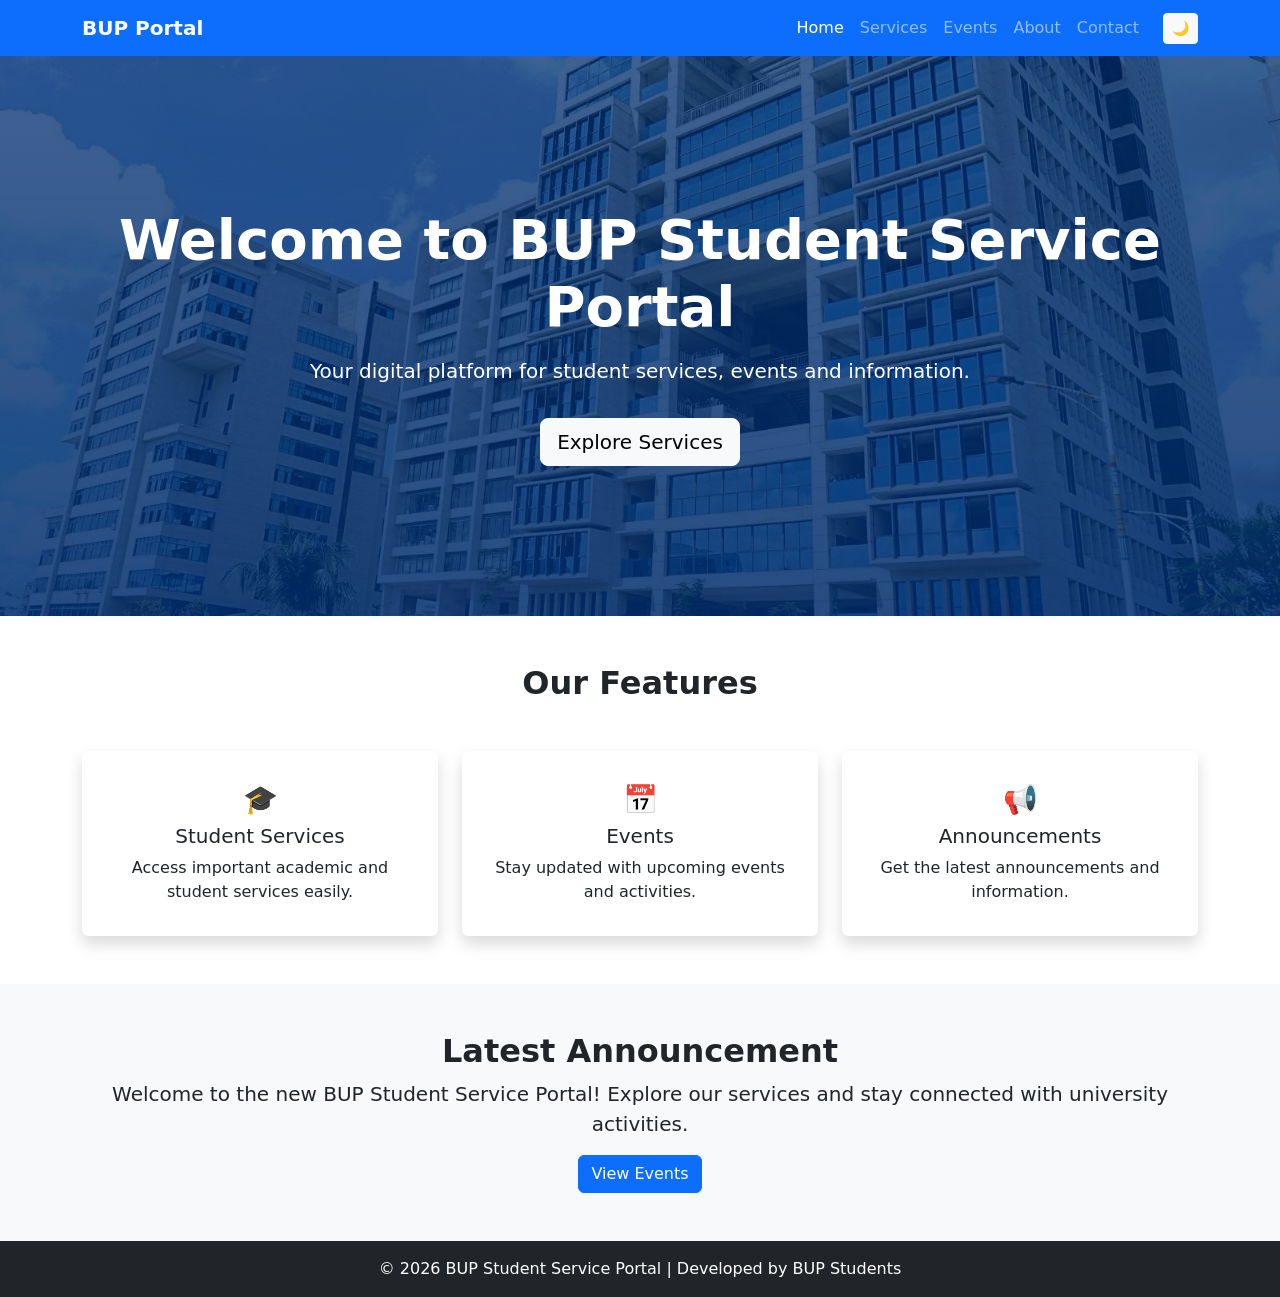
<file: index.html>
<!DOCTYPE html>
<html lang="en">
<head>
    <meta charset="UTF-8">
    <meta name="viewport" content="width=device-width, initial-scale=1.0">

    <title>BUP Student Service Portal</title>

    <!-- Bootstrap CSS -->
    <link href="https://cdn.jsdelivr.net/npm/bootstrap@5.3.3/dist/css/bootstrap.min.css" rel="stylesheet">

    <!-- Custom CSS -->
    <link rel="stylesheet" href="css/style.css">
</head>

<body>

    <!-- Navbar -->
    <nav class="navbar navbar-expand-lg navbar-dark bg-primary sticky-top">
        <div class="container">
            <a class="navbar-brand fw-bold" href="index.html">
                BUP Portal
            </a>

            <button class="navbar-toggler" type="button"
                data-bs-toggle="collapse"
                data-bs-target="#navbarNav">

                <span class="navbar-toggler-icon"></span>
            </button>

            <div class="collapse navbar-collapse" id="navbarNav">

                <ul class="navbar-nav ms-auto">

                    <li class="nav-item">
                        <a class="nav-link active" href="index.html">Home</a>
                    </li>

                    <li class="nav-item">
                        <a class="nav-link" href="services.html">Services</a>
                    </li>

                    <li class="nav-item">
                        <a class="nav-link" href="events.html">Events</a>
                    </li>

                    <li class="nav-item">
                        <a class="nav-link" href="about.html">About</a>
                    </li>

                    <li class="nav-item">
                        <a class="nav-link" href="contact.html">Contact</a>
                    </li>

                </ul>

                <button id="darkModeBtn" class="btn btn-light btn-sm ms-lg-3">
                    🌙
                </button>

            </div>
        </div>
    </nav>


    <!-- Hero Section -->
    <section class="hero-section text-center text-white">

        <div class="container">

            <h1 class="display-4 fw-bold">
                Welcome to BUP Student Service Portal
            </h1>

            <p class="lead mt-3">
                Your digital platform for student services, events and information.
            </p>

            <a href="services.html" class="btn btn-light btn-lg mt-3">
                Explore Services
            </a>

        </div>

    </section>


    <!-- Features Section -->
    <section class="py-5">

        <div class="container">

            <h2 class="text-center fw-bold mb-5">
                Our Features
            </h2>

            <div class="row g-4">

                <div class="col-md-4">

                    <div class="card h-100 shadow text-center p-3">

                        <div class="card-body">

                            <h3>🎓</h3>

                            <h5 class="card-title">
                                Student Services
                            </h5>

                            <p class="card-text">
                                Access important academic and student services easily.
                            </p>

                        </div>

                    </div>

                </div>


                <div class="col-md-4">

                    <div class="card h-100 shadow text-center p-3">

                        <div class="card-body">

                            <h3>📅</h3>

                            <h5 class="card-title">
                                Events
                            </h5>

                            <p class="card-text">
                                Stay updated with upcoming events and activities.
                            </p>

                        </div>

                    </div>

                </div>


                <div class="col-md-4">

                    <div class="card h-100 shadow text-center p-3">

                        <div class="card-body">

                            <h3>📢</h3>

                            <h5 class="card-title">
                                Announcements
                            </h5>

                            <p class="card-text">
                                Get the latest announcements and information.
                            </p>

                        </div>

                    </div>

                </div>

            </div>

        </div>

    </section>


    <!-- Announcement -->
    <section class="bg-light py-5">

        <div class="container text-center">

            <h2 class="fw-bold">
                Latest Announcement
            </h2>

            <p class="lead">
                Welcome to the new BUP Student Service Portal!
                Explore our services and stay connected with university activities.
            </p>

            <a href="events.html" class="btn btn-primary">
                View Events
            </a>

        </div>

    </section>


    <!-- Footer -->
    <footer class="bg-dark text-white text-center py-3">

        <p class="mb-0">
            © 2026 BUP Student Service Portal | Developed by BUP Students
        </p>

    </footer>


    <!-- Back To Top Button -->
    <button id="topBtn" class="btn btn-primary position-fixed bottom-0 end-0 m-4">
        ↑
    </button>


    <!-- Bootstrap JS -->
    <script src="https://cdn.jsdelivr.net/npm/bootstrap@5.3.3/dist/js/bootstrap.bundle.min.js"></script>

    <!-- Custom JS -->
    <script src="js/script.js"></script>

</body>
</html>
</file>
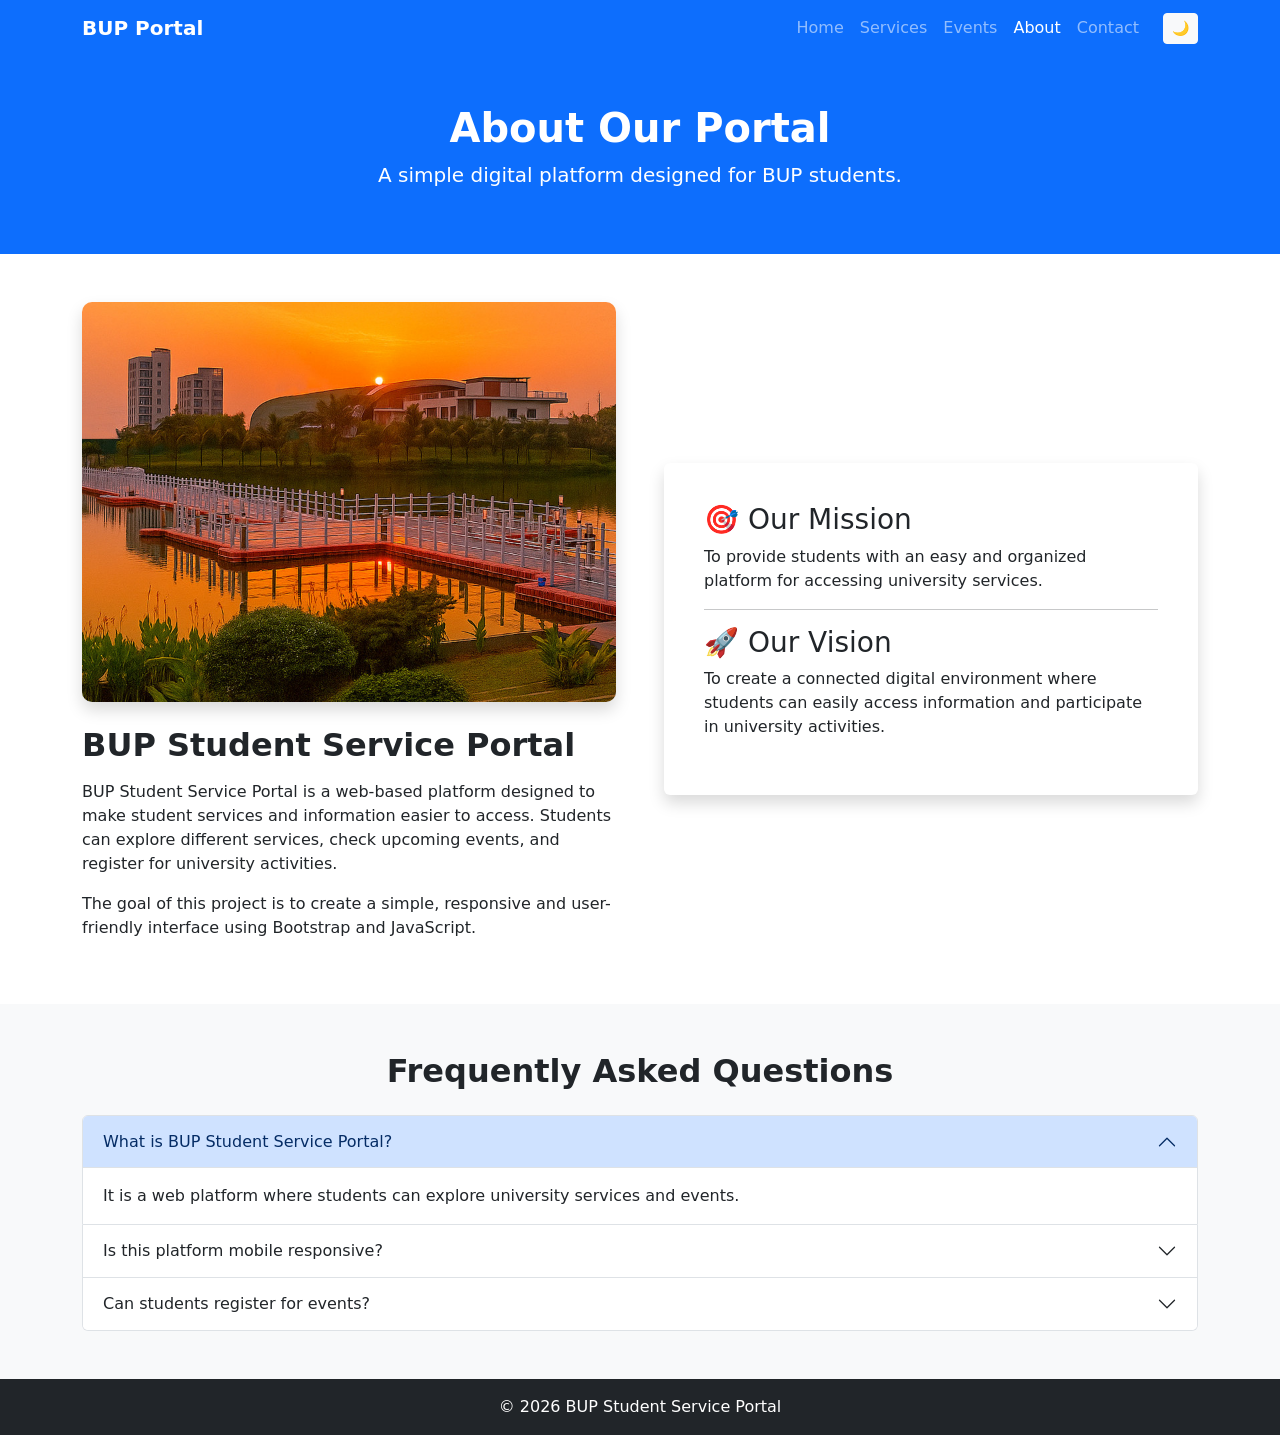
<file: about.html>
<!DOCTYPE html>
<html lang="en">
<head>
    <meta charset="UTF-8">
    <meta name="viewport" content="width=device-width, initial-scale=1.0">

    <title>About | BUP Student Portal</title>

    <!-- Bootstrap CSS -->
    <link href="https://cdn.jsdelivr.net/npm/bootstrap@5.3.3/dist/css/bootstrap.min.css" rel="stylesheet">

    <!-- Custom CSS -->
    <link rel="stylesheet" href="css/style.css">
</head>

<body>

    <!-- Navbar -->
    <nav class="navbar navbar-expand-lg navbar-dark bg-primary sticky-top">
        <div class="container">

            <a class="navbar-brand fw-bold" href="index.html">
                BUP Portal
            </a>

            <button class="navbar-toggler" type="button"
                data-bs-toggle="collapse"
                data-bs-target="#navbarNav">

                <span class="navbar-toggler-icon"></span>
            </button>

            <div class="collapse navbar-collapse" id="navbarNav">

                <ul class="navbar-nav ms-auto">

                    <li class="nav-item">
                        <a class="nav-link" href="index.html">Home</a>
                    </li>

                    <li class="nav-item">
                        <a class="nav-link" href="services.html">Services</a>
                    </li>

                    <li class="nav-item">
                        <a class="nav-link" href="events.html">Events</a>
                    </li>

                    <li class="nav-item">
                        <a class="nav-link active" href="about.html">About</a>
                    </li>

                    <li class="nav-item">
                        <a class="nav-link" href="contact.html">Contact</a>
                    </li>

                </ul>

                <button id="darkModeBtn" class="btn btn-light btn-sm ms-lg-3">
                    🌙
                </button>

            </div>

        </div>
    </nav>


    <!-- Header -->
    <section class="bg-primary text-white text-center py-5">

        <div class="container">

            <h1 class="fw-bold">About Our Portal</h1>

            <p class="lead">
                A simple digital platform designed for BUP students.
            </p>

        </div>

    </section>


    <!-- About Section -->
    <section class="py-5">

        <div class="container">

            <div class="row align-items-center g-5">

                <div class="col-md-6">
                    <img
    src="images/bup-about.jpg"
    class="about-image shadow mb-4"
    alt="Bangladesh University of Professionals Campus"
>

                    <h2 class="fw-bold mb-3">
                        BUP Student Service Portal
                    </h2>

                    <p>
                        BUP Student Service Portal is a web-based platform designed
                        to make student services and information easier to access.
                        Students can explore different services, check upcoming events,
                        and register for university activities.
                    </p>

                    <p>
                        The goal of this project is to create a simple, responsive
                        and user-friendly interface using Bootstrap and JavaScript.
                    </p>

                </div>


                <div class="col-md-6">

                    <div class="card shadow p-4">

                        <div class="card-body">

                            <h3>🎯 Our Mission</h3>

                            <p>
                                To provide students with an easy and organized
                                platform for accessing university services.
                            </p>

                            <hr>

                            <h3>🚀 Our Vision</h3>

                            <p>
                                To create a connected digital environment where
                                students can easily access information and participate
                                in university activities.
                            </p>

                        </div>

                    </div>

                </div>

            </div>

        </div>

    </section>


    <!-- FAQ Section -->
    <section class="bg-light py-5">

        <div class="container">

            <h2 class="text-center fw-bold mb-4">
                Frequently Asked Questions
            </h2>

            <div class="accordion" id="faqAccordion">


                <!-- Question 1 -->
                <div class="accordion-item">

                    <h2 class="accordion-header">

                        <button class="accordion-button"
                            type="button"
                            data-bs-toggle="collapse"
                            data-bs-target="#faq1">

                            What is BUP Student Service Portal?

                        </button>

                    </h2>

                    <div id="faq1"
                        class="accordion-collapse collapse show"
                        data-bs-parent="#faqAccordion">

                        <div class="accordion-body">

                            It is a web platform where students can explore
                            university services and events.

                        </div>

                    </div>

                </div>


                <!-- Question 2 -->
                <div class="accordion-item">

                    <h2 class="accordion-header">

                        <button class="accordion-button collapsed"
                            type="button"
                            data-bs-toggle="collapse"
                            data-bs-target="#faq2">

                            Is this platform mobile responsive?

                        </button>

                    </h2>

                    <div id="faq2"
                        class="accordion-collapse collapse"
                        data-bs-parent="#faqAccordion">

                        <div class="accordion-body">

                            Yes. The website is built using Bootstrap,
                            so it works on desktop, tablet and mobile devices.

                        </div>

                    </div>

                </div>


                <!-- Question 3 -->
                <div class="accordion-item">

                    <h2 class="accordion-header">

                        <button class="accordion-button collapsed"
                            type="button"
                            data-bs-toggle="collapse"
                            data-bs-target="#faq3">

                            Can students register for events?

                        </button>

                    </h2>

                    <div id="faq3"
                        class="accordion-collapse collapse"
                        data-bs-parent="#faqAccordion">

                        <div class="accordion-body">

                            Yes. Students can select an event and submit
                            the registration form from the Events page.

                        </div>

                    </div>

                </div>

            </div>

        </div>

    </section>


    <!-- Footer -->
    <footer class="bg-dark text-white text-center py-3">

        <p class="mb-0">
            © 2026 BUP Student Service Portal
        </p>

    </footer>


    <!-- Bootstrap JS -->
    <script src="https://cdn.jsdelivr.net/npm/bootstrap@5.3.3/dist/js/bootstrap.bundle.min.js"></script>

    <!-- Custom JS -->
    <script src="js/script.js"></script>

</body>
</html>
</file>
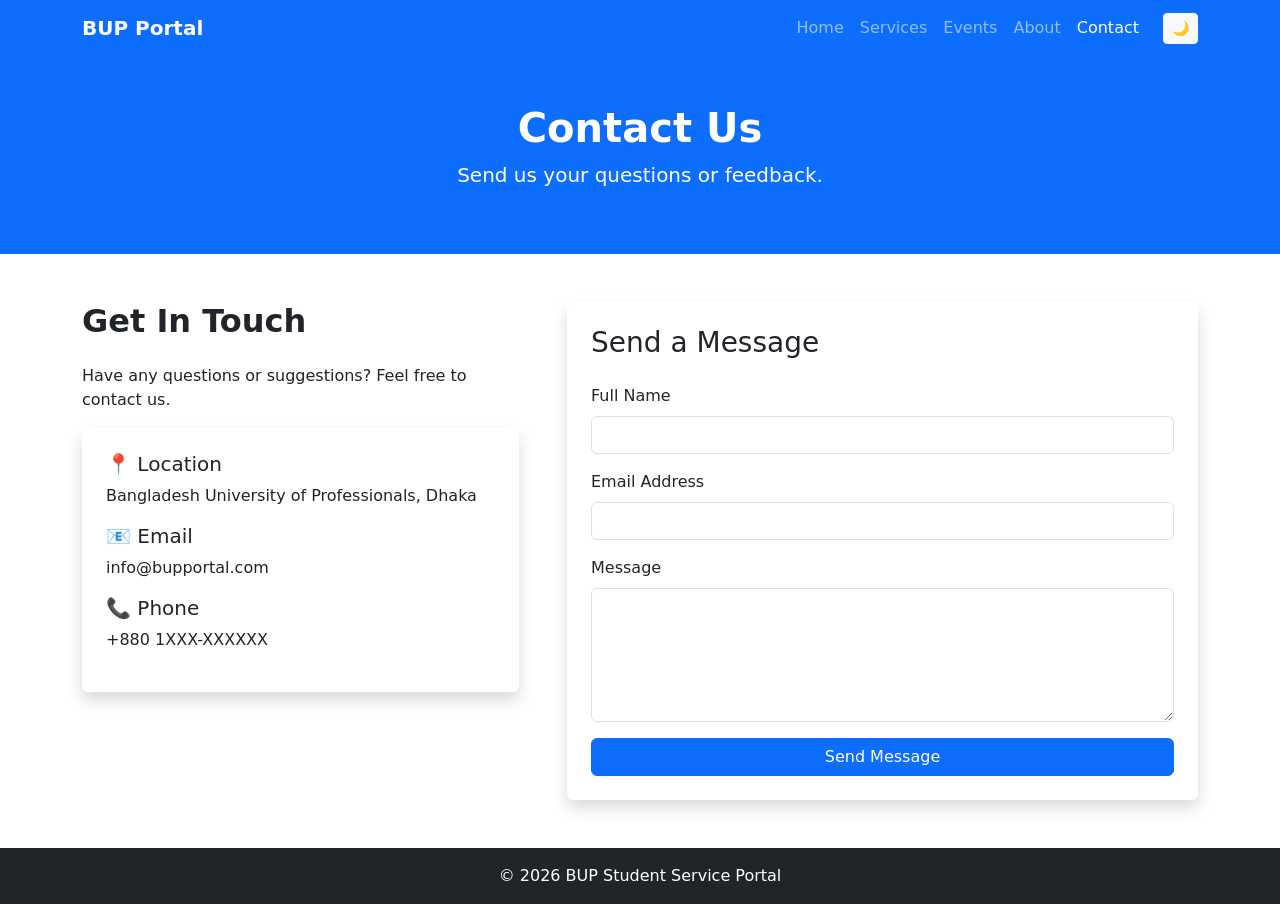
<file: contact.html>
<!DOCTYPE html>
<html lang="en">
<head>
    <meta charset="UTF-8">
    <meta name="viewport" content="width=device-width, initial-scale=1.0">

    <title>Contact | BUP Student Portal</title>

    <!-- Bootstrap CSS -->
    <link href="https://cdn.jsdelivr.net/npm/bootstrap@5.3.3/dist/css/bootstrap.min.css" rel="stylesheet">

    <!-- Custom CSS -->
    <link rel="stylesheet" href="css/style.css">
</head>

<body>

    <!-- Navbar -->
    <nav class="navbar navbar-expand-lg navbar-dark bg-primary sticky-top">
        <div class="container">

            <a class="navbar-brand fw-bold" href="index.html">
                BUP Portal
            </a>

            <button class="navbar-toggler" type="button"
                data-bs-toggle="collapse"
                data-bs-target="#navbarNav">

                <span class="navbar-toggler-icon"></span>
            </button>

            <div class="collapse navbar-collapse" id="navbarNav">

                <ul class="navbar-nav ms-auto">

                    <li class="nav-item">
                        <a class="nav-link" href="index.html">Home</a>
                    </li>

                    <li class="nav-item">
                        <a class="nav-link" href="services.html">Services</a>
                    </li>

                    <li class="nav-item">
                        <a class="nav-link" href="events.html">Events</a>
                    </li>

                    <li class="nav-item">
                        <a class="nav-link" href="about.html">About</a>
                    </li>

                    <li class="nav-item">
                        <a class="nav-link active" href="contact.html">Contact</a>
                    </li>

                </ul>

                <button id="darkModeBtn" class="btn btn-light btn-sm ms-lg-3">
                    🌙
                </button>

            </div>

        </div>
    </nav>


    <!-- Header -->
    <section class="bg-primary text-white text-center py-5">

        <div class="container">

            <h1 class="fw-bold">
                Contact Us
            </h1>

            <p class="lead">
                Send us your questions or feedback.
            </p>

        </div>

    </section>


    <!-- Contact Section -->
    <section class="py-5">

        <div class="container">

            <div class="row g-5">


                <!-- Contact Information -->
                <div class="col-md-5">

                    <h2 class="fw-bold mb-4">
                        Get In Touch
                    </h2>

                    <p>
                        Have any questions or suggestions? Feel free to contact us.
                    </p>

                    <div class="card shadow p-4">

                        <h5>📍 Location</h5>
                        <p>Bangladesh University of Professionals, Dhaka</p>

                        <h5>📧 Email</h5>
                        <p>info@bupportal.com</p>

                        <h5>📞 Phone</h5>
                        <p>+880 1XXX-XXXXXX</p>

                    </div>

                </div>


                <!-- Contact Form -->
                <div class="col-md-7">

                    <div class="card shadow p-4">

                        <h3 class="mb-4">
                            Send a Message
                        </h3>


                        <!-- Success Message -->
                        <div id="successMessage"
                            class="alert alert-success d-none">

                            Your message has been sent successfully! 🎉

                        </div>


                        <form id="contactForm">

                            <!-- Name -->
                            <div class="mb-3">

                                <label class="form-label">
                                    Full Name
                                </label>

                                <input
                                    type="text"
                                    id="contactName"
                                    class="form-control"
                                    required
                                >

                            </div>


                            <!-- Email -->
                            <div class="mb-3">

                                <label class="form-label">
                                    Email Address
                                </label>

                                <input
                                    type="email"
                                    id="contactEmail"
                                    class="form-control"
                                    required
                                >

                            </div>


                            <!-- Message -->
                            <div class="mb-3">

                                <label class="form-label">
                                    Message
                                </label>

                                <textarea
                                    id="contactMessage"
                                    class="form-control"
                                    rows="5"
                                    required>
                                </textarea>

                            </div>


                            <button
                                type="submit"
                                class="btn btn-primary w-100">

                                Send Message

                            </button>

                        </form>

                    </div>

                </div>

            </div>

        </div>

    </section>


    <!-- Footer -->
    <footer class="bg-dark text-white text-center py-3">

        <p class="mb-0">
            © 2026 BUP Student Service Portal
        </p>

    </footer>


    <!-- Bootstrap JS -->
    <script src="https://cdn.jsdelivr.net/npm/bootstrap@5.3.3/dist/js/bootstrap.bundle.min.js"></script>

    <!-- Custom JS -->
    <script src="js/script.js"></script>

</body>
</html>
</file>
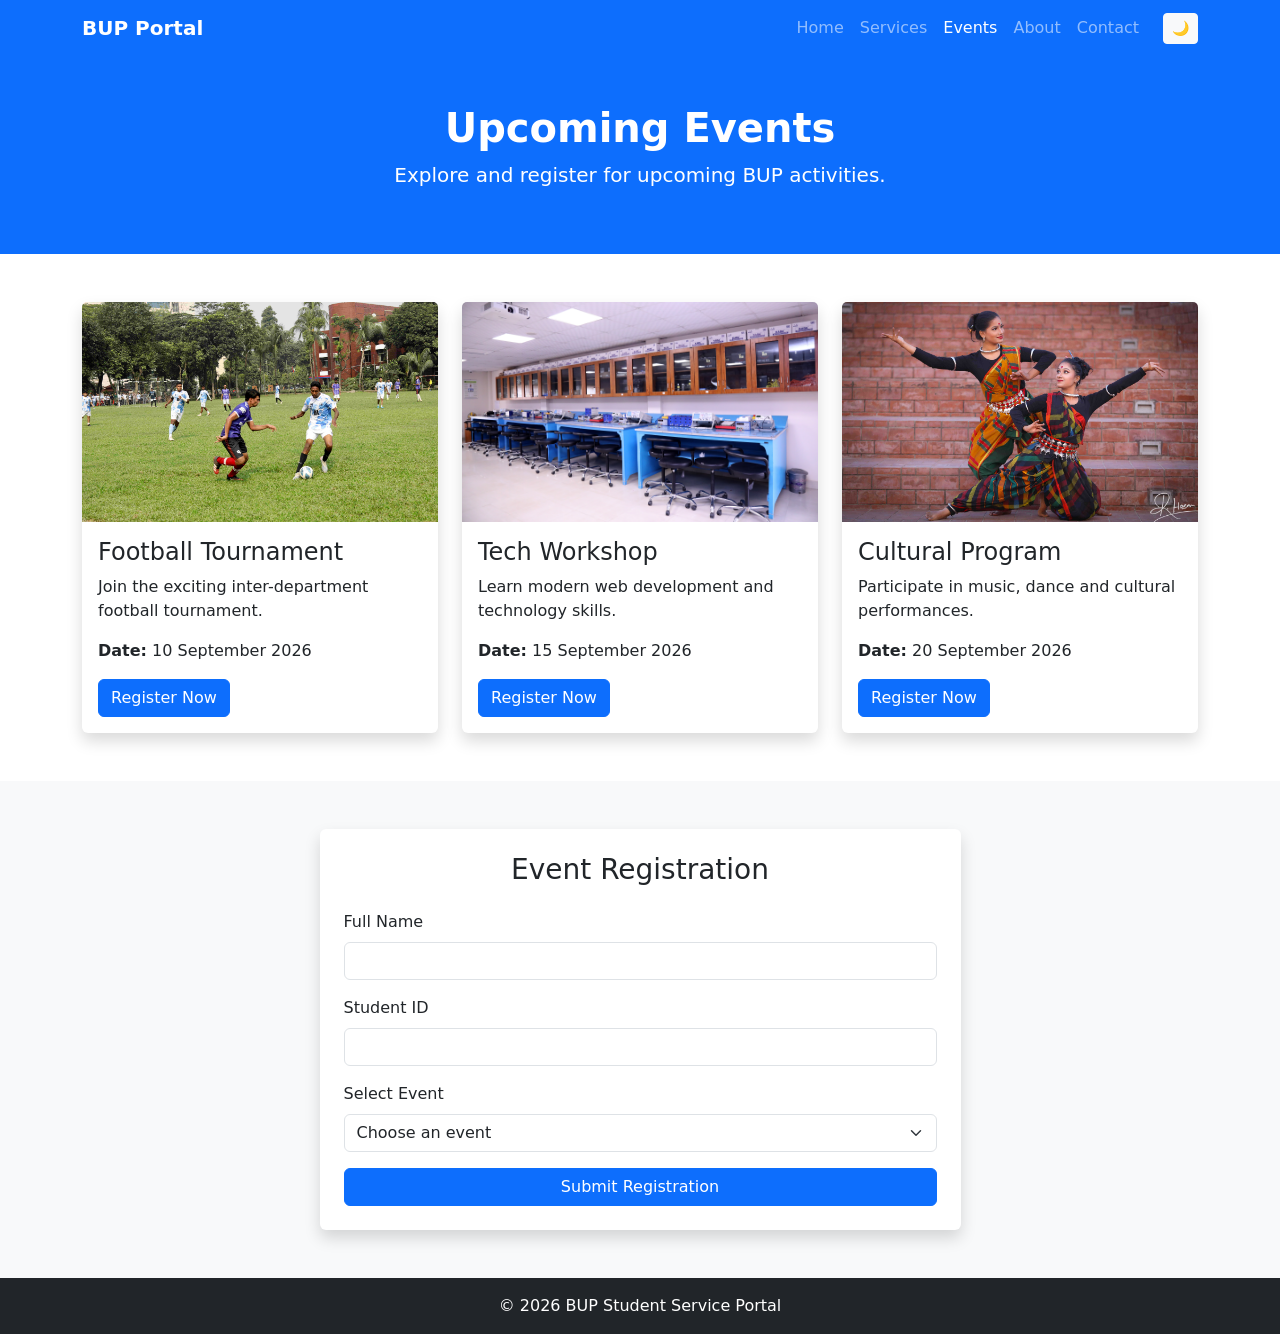
<file: events.html>
<!DOCTYPE html>
<html lang="en">
<head>
    <meta charset="UTF-8">
    <meta name="viewport" content="width=device-width, initial-scale=1.0">

    <title>Events | BUP Student Portal</title>

    <!-- Bootstrap CSS -->
    <link href="https://cdn.jsdelivr.net/npm/bootstrap@5.3.3/dist/css/bootstrap.min.css" rel="stylesheet">

    <!-- Custom CSS -->
    <link rel="stylesheet" href="css/style.css">
</head>

<body>

    <!-- Navbar -->
    <nav class="navbar navbar-expand-lg navbar-dark bg-primary sticky-top">
        <div class="container">

            <a class="navbar-brand fw-bold" href="index.html">
                BUP Portal
            </a>

            <button class="navbar-toggler" type="button"
                data-bs-toggle="collapse"
                data-bs-target="#navbarNav">

                <span class="navbar-toggler-icon"></span>
            </button>

            <div class="collapse navbar-collapse" id="navbarNav">

                <ul class="navbar-nav ms-auto">

                    <li class="nav-item">
                        <a class="nav-link" href="index.html">Home</a>
                    </li>

                    <li class="nav-item">
                        <a class="nav-link" href="services.html">Services</a>
                    </li>

                    <li class="nav-item">
                        <a class="nav-link active" href="events.html">Events</a>
                    </li>

                    <li class="nav-item">
                        <a class="nav-link" href="about.html">About</a>
                    </li>

                    <li class="nav-item">
                        <a class="nav-link" href="contact.html">Contact</a>
                    </li>

                </ul>

                <button id="darkModeBtn" class="btn btn-light btn-sm ms-lg-3">
                    🌙
                </button>

            </div>

        </div>
    </nav>


    <!-- Page Header -->
    <section class="bg-primary text-white text-center py-5">

        <div class="container">
            <h1 class="fw-bold">Upcoming Events</h1>

            <p class="lead">
                Explore and register for upcoming BUP activities.
            </p>
        </div>

    </section>


    <!-- Event Cards -->
    <section class="py-5">

        <div class="container">

            <div class="row g-4">


                <!-- Event 1 -->
                <div class="col-md-4">

                    <div class="card shadow h-100">

    <img
        src="images/football-event.jpg"
        class="card-img-top event-img"
        alt="Football Tournament"
    >

    <div class="card-body">

                            <h4 class="card-title">
                                Football Tournament
                            </h4>

                            <p class="card-text">
                                Join the exciting inter-department football tournament.
                            </p>

                            <p>
                                <strong>Date:</strong> 10 September 2026
                            </p>

                            <button class="btn btn-primary registerBtn">
                                Register Now
                            </button>

                        </div>

                    </div>

                </div>


                <!-- Event 2 -->
                <div class="col-md-4">

                    <div class="card shadow h-100">

    <img
        src="images/tech-event.jpg"
        class="card-img-top event-img"
        alt="Tech Workshop"
    >

    <div class="card-body">

                            <h4 class="card-title">
                                Tech Workshop
                            </h4>

                            <p class="card-text">
                                Learn modern web development and technology skills.
                            </p>

                            <p>
                                <strong>Date:</strong> 15 September 2026
                            </p>

                            <button class="btn btn-primary registerBtn">
                                Register Now
                            </button>

                        </div>

                    </div>

                </div>


                <!-- Event 3 -->
                <div class="col-md-4">

                    <div class="card shadow h-100">

    <img
        src="images/cultural-event.jpg"
        class="card-img-top event-img"
        alt="Cultural Program"
    >

    <div class="card-body">

                            <h4 class="card-title">
                                Cultural Program
                            </h4>

                            <p class="card-text">
                                Participate in music, dance and cultural performances.
                            </p>

                            <p>
                                <strong>Date:</strong> 20 September 2026
                            </p>

                            <button class="btn btn-primary registerBtn">
                                Register Now
                            </button>

                        </div>

                    </div>

                </div>

            </div>

        </div>

    </section>


    <!-- Registration Form -->
    <section id="registrationSection" class="bg-light py-5">

        <div class="container">

            <div class="row justify-content-center">

                <div class="col-md-7">

                    <div class="card shadow p-4">

                        <h3 class="text-center mb-4">
                            Event Registration
                        </h3>

                        <form id="eventForm">

                            <div class="mb-3">

                                <label class="form-label">
                                    Full Name
                                </label>

                                <input type="text"
                                    class="form-control"
                                    id="eventName"
                                    required>

                            </div>


                            <div class="mb-3">

                                <label class="form-label">
                                    Student ID
                                </label>

                                <input type="text"
                                    class="form-control"
                                    id="studentId"
                                    required>

                            </div>


                            <div class="mb-3">

                                <label class="form-label">
                                    Select Event
                                </label>

                                <select class="form-select"
                                    id="selectedEvent"
                                    required>

                                    <option value="">
                                        Choose an event
                                    </option>

                                    <option>
                                        Football Tournament
                                    </option>

                                    <option>
                                        Tech Workshop
                                    </option>

                                    <option>
                                        Cultural Program
                                    </option>

                                </select>

                            </div>


                            <button type="submit"
                                class="btn btn-primary w-100">

                                Submit Registration

                            </button>

                        </form>

                    </div>

                </div>

            </div>

        </div>

    </section>


    <!-- Confirmation Modal -->
    <div class="modal fade" id="registrationModal" tabindex="-1">

        <div class="modal-dialog modal-dialog-centered">

            <div class="modal-content">

                <div class="modal-header">

                    <h5 class="modal-title">
                        Registration Successful 🎉
                    </h5>

                    <button type="button"
                        class="btn-close"
                        data-bs-dismiss="modal">
                    </button>

                </div>

                <div class="modal-body">

                    <p id="registrationMessage">
                        Your registration has been submitted successfully.
                    </p>

                </div>

                <div class="modal-footer">

                    <button type="button"
                        class="btn btn-success"
                        data-bs-dismiss="modal">

                        Done

                    </button>

                </div>

            </div>

        </div>

    </div>


    <!-- Footer -->
    <footer class="bg-dark text-white text-center py-3">

        <p class="mb-0">
            © 2026 BUP Student Service Portal
        </p>

    </footer>


    <!-- Bootstrap JS -->
    <script src="https://cdn.jsdelivr.net/npm/bootstrap@5.3.3/dist/js/bootstrap.bundle.min.js"></script>

    <!-- Custom JS -->
    <script src="js/script.js"></script>

</body>
</html>
</file>
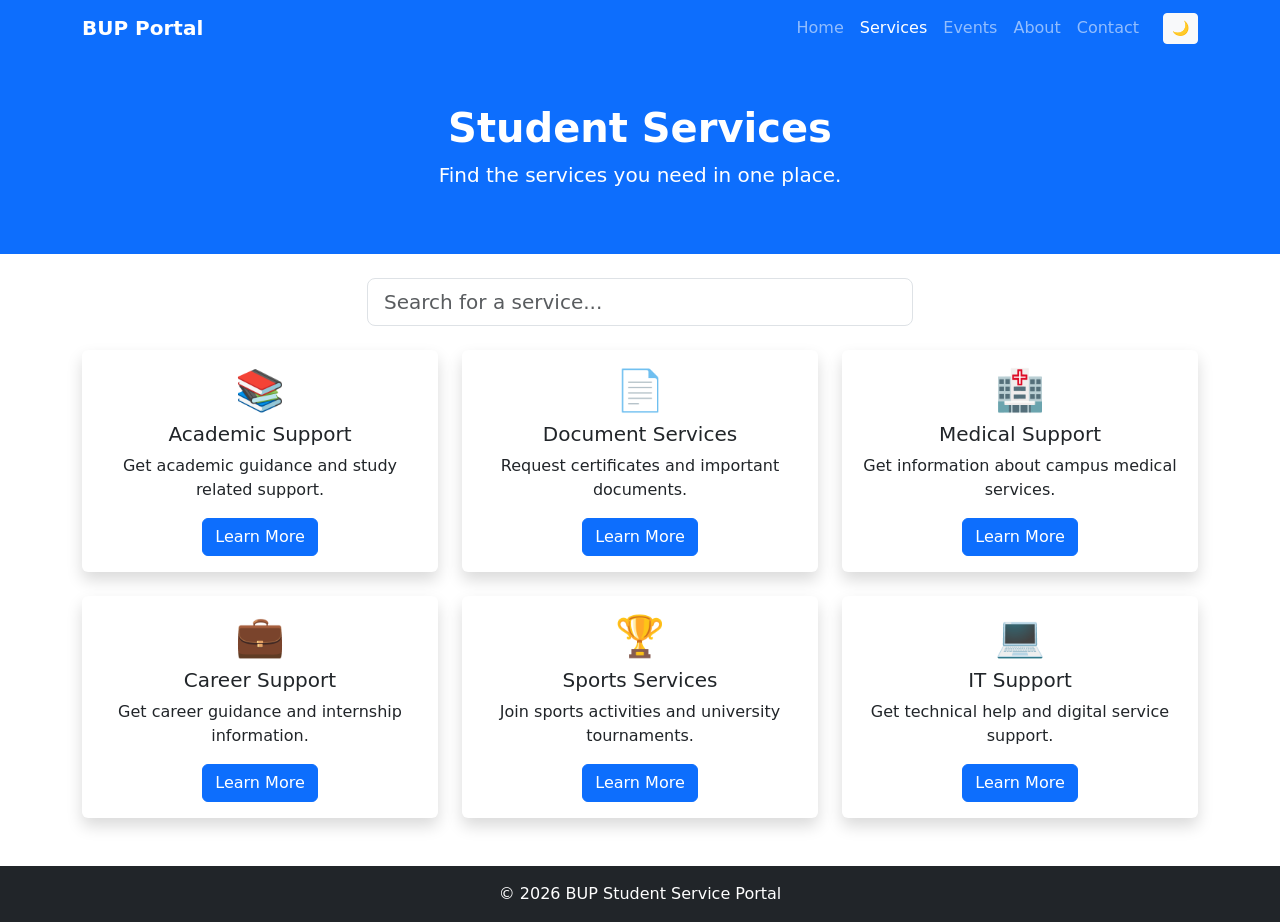
<file: services.html>
<!DOCTYPE html>
<html lang="en">
<head>
    <meta charset="UTF-8">
    <meta name="viewport" content="width=device-width, initial-scale=1.0">

    <title>Services | BUP Student Portal</title>

    <link href="https://cdn.jsdelivr.net/npm/bootstrap@5.3.3/dist/css/bootstrap.min.css" rel="stylesheet">
    <link rel="stylesheet" href="css/style.css">
</head>

<body>

    <!-- Navbar -->
    <nav class="navbar navbar-expand-lg navbar-dark bg-primary sticky-top">
        <div class="container">

            <a class="navbar-brand fw-bold" href="index.html">
                BUP Portal
            </a>

            <button class="navbar-toggler" type="button"
                data-bs-toggle="collapse"
                data-bs-target="#navbarNav">

                <span class="navbar-toggler-icon"></span>
            </button>

            <div class="collapse navbar-collapse" id="navbarNav">

                <ul class="navbar-nav ms-auto">

                    <li class="nav-item">
                        <a class="nav-link" href="index.html">Home</a>
                    </li>

                    <li class="nav-item">
                        <a class="nav-link active" href="services.html">Services</a>
                    </li>

                    <li class="nav-item">
                        <a class="nav-link" href="events.html">Events</a>
                    </li>

                    <li class="nav-item">
                        <a class="nav-link" href="about.html">About</a>
                    </li>

                    <li class="nav-item">
                        <a class="nav-link" href="contact.html">Contact</a>
                    </li>

                </ul>

                <button id="darkModeBtn" class="btn btn-light btn-sm ms-lg-3">
                    🌙
                </button>

            </div>

        </div>
    </nav>


    <!-- Page Header -->
    <section class="bg-primary text-white text-center py-5">

        <div class="container">

            <h1 class="fw-bold">Student Services</h1>

            <p class="lead">
                Find the services you need in one place.
            </p>

        </div>

    </section>


    <!-- Search Section -->
    <section class="py-4">

        <div class="container">

            <div class="row justify-content-center">

                <div class="col-md-6">

                    <input
                        type="text"
                        id="serviceSearch"
                        class="form-control form-control-lg"
                        placeholder="Search for a service..."
                    >

                </div>

            </div>

        </div>

    </section>


    <!-- Services Cards -->
    <section class="pb-5">

        <div class="container">

            <div class="row g-4" id="serviceContainer">


                <!-- Service 1 -->
                <div class="col-md-4 service-item">

                    <div class="card shadow h-100 text-center">

                        <div class="card-body">

                            <h1>📚</h1>

                            <h5 class="card-title">
                                Academic Support
                            </h5>

                            <p class="card-text">
                                Get academic guidance and study related support.
                            </p>

                            <button class="btn btn-primary"
                                data-bs-toggle="modal"
                                data-bs-target="#serviceModal">

                                Learn More

                            </button>

                        </div>

                    </div>

                </div>


                <!-- Service 2 -->
                <div class="col-md-4 service-item">

                    <div class="card shadow h-100 text-center">

                        <div class="card-body">

                            <h1>📄</h1>

                            <h5 class="card-title">
                                Document Services
                            </h5>

                            <p class="card-text">
                                Request certificates and important documents.
                            </p>

                            <button class="btn btn-primary"
                                data-bs-toggle="modal"
                                data-bs-target="#serviceModal">

                                Learn More

                            </button>

                        </div>

                    </div>

                </div>


                <!-- Service 3 -->
                <div class="col-md-4 service-item">

                    <div class="card shadow h-100 text-center">

                        <div class="card-body">

                            <h1>🏥</h1>

                            <h5 class="card-title">
                                Medical Support
                            </h5>

                            <p class="card-text">
                                Get information about campus medical services.
                            </p>

                            <button class="btn btn-primary"
                                data-bs-toggle="modal"
                                data-bs-target="#serviceModal">

                                Learn More

                            </button>

                        </div>

                    </div>

                </div>


                <!-- Service 4 -->
                <div class="col-md-4 service-item">

                    <div class="card shadow h-100 text-center">

                        <div class="card-body">

                            <h1>💼</h1>

                            <h5 class="card-title">
                                Career Support
                            </h5>

                            <p class="card-text">
                                Get career guidance and internship information.
                            </p>

                            <button class="btn btn-primary"
                                data-bs-toggle="modal"
                                data-bs-target="#serviceModal">

                                Learn More

                            </button>

                        </div>

                    </div>

                </div>


                <!-- Service 5 -->
                <div class="col-md-4 service-item">

                    <div class="card shadow h-100 text-center">

                        <div class="card-body">

                            <h1>🏆</h1>

                            <h5 class="card-title">
                                Sports Services
                            </h5>

                            <p class="card-text">
                                Join sports activities and university tournaments.
                            </p>

                            <button class="btn btn-primary"
                                data-bs-toggle="modal"
                                data-bs-target="#serviceModal">

                                Learn More

                            </button>

                        </div>

                    </div>

                </div>


                <!-- Service 6 -->
                <div class="col-md-4 service-item">

                    <div class="card shadow h-100 text-center">

                        <div class="card-body">

                            <h1>💻</h1>

                            <h5 class="card-title">
                                IT Support
                            </h5>

                            <p class="card-text">
                                Get technical help and digital service support.
                            </p>

                            <button class="btn btn-primary"
                                data-bs-toggle="modal"
                                data-bs-target="#serviceModal">

                                Learn More

                            </button>

                        </div>

                    </div>

                </div>

            </div>

        </div>

    </section>


    <!-- Service Modal -->
    <div class="modal fade" id="serviceModal" tabindex="-1">

        <div class="modal-dialog">

            <div class="modal-content">

                <div class="modal-header">

                    <h5 class="modal-title">
                        BUP Student Service
                    </h5>

                    <button type="button"
                        class="btn-close"
                        data-bs-dismiss="modal">
                    </button>

                </div>

                <div class="modal-body">

                    This service is available for BUP students.
                    Visit the relevant university department for more information.

                </div>

                <div class="modal-footer">

                    <button type="button"
                        class="btn btn-secondary"
                        data-bs-dismiss="modal">

                        Close

                    </button>

                </div>

            </div>

        </div>

    </div>


    <!-- Footer -->
    <footer class="bg-dark text-white text-center py-3">

        <p class="mb-0">
            © 2026 BUP Student Service Portal
        </p>

    </footer>


    <!-- Bootstrap JS -->
    <script src="https://cdn.jsdelivr.net/npm/bootstrap@5.3.3/dist/js/bootstrap.bundle.min.js"></script>

    <script src="js/script.js"></script>

</body>
</html>
</file>
<file: css/style.css>
body {
    transition: 0.3s;
}

.hero-section {
    background-image:
        linear-gradient(
            rgba(0, 45, 110, 0.75),
            rgba(0, 45, 110, 0.85)
        ),
        url("../images/bup-hero.jpg");

    background-size: cover;
    background-position: center;
    background-repeat: no-repeat;

    padding: 150px 0;
}

.card {
    transition: 0.3s;
    border: none;
}

.card:hover {
    transform: translateY(-10px);
}

#topBtn {
    display: none;
    z-index: 1000;
}

.dark-mode {
    background-color: #121212;
    color: white;
}

.dark-mode .card {
    background-color: #1e1e1e;
    color: white;
}

.dark-mode .bg-light {
    background-color: #1a1a1a !important;
    color: white;
}
.event-img {
    width: 100%;
    height: 220px;
    object-fit: cover;
}

.about-image {
    width: 100%;
    height: 400px;
    object-fit: cover;
    border-radius: 10px;
}
</file>
